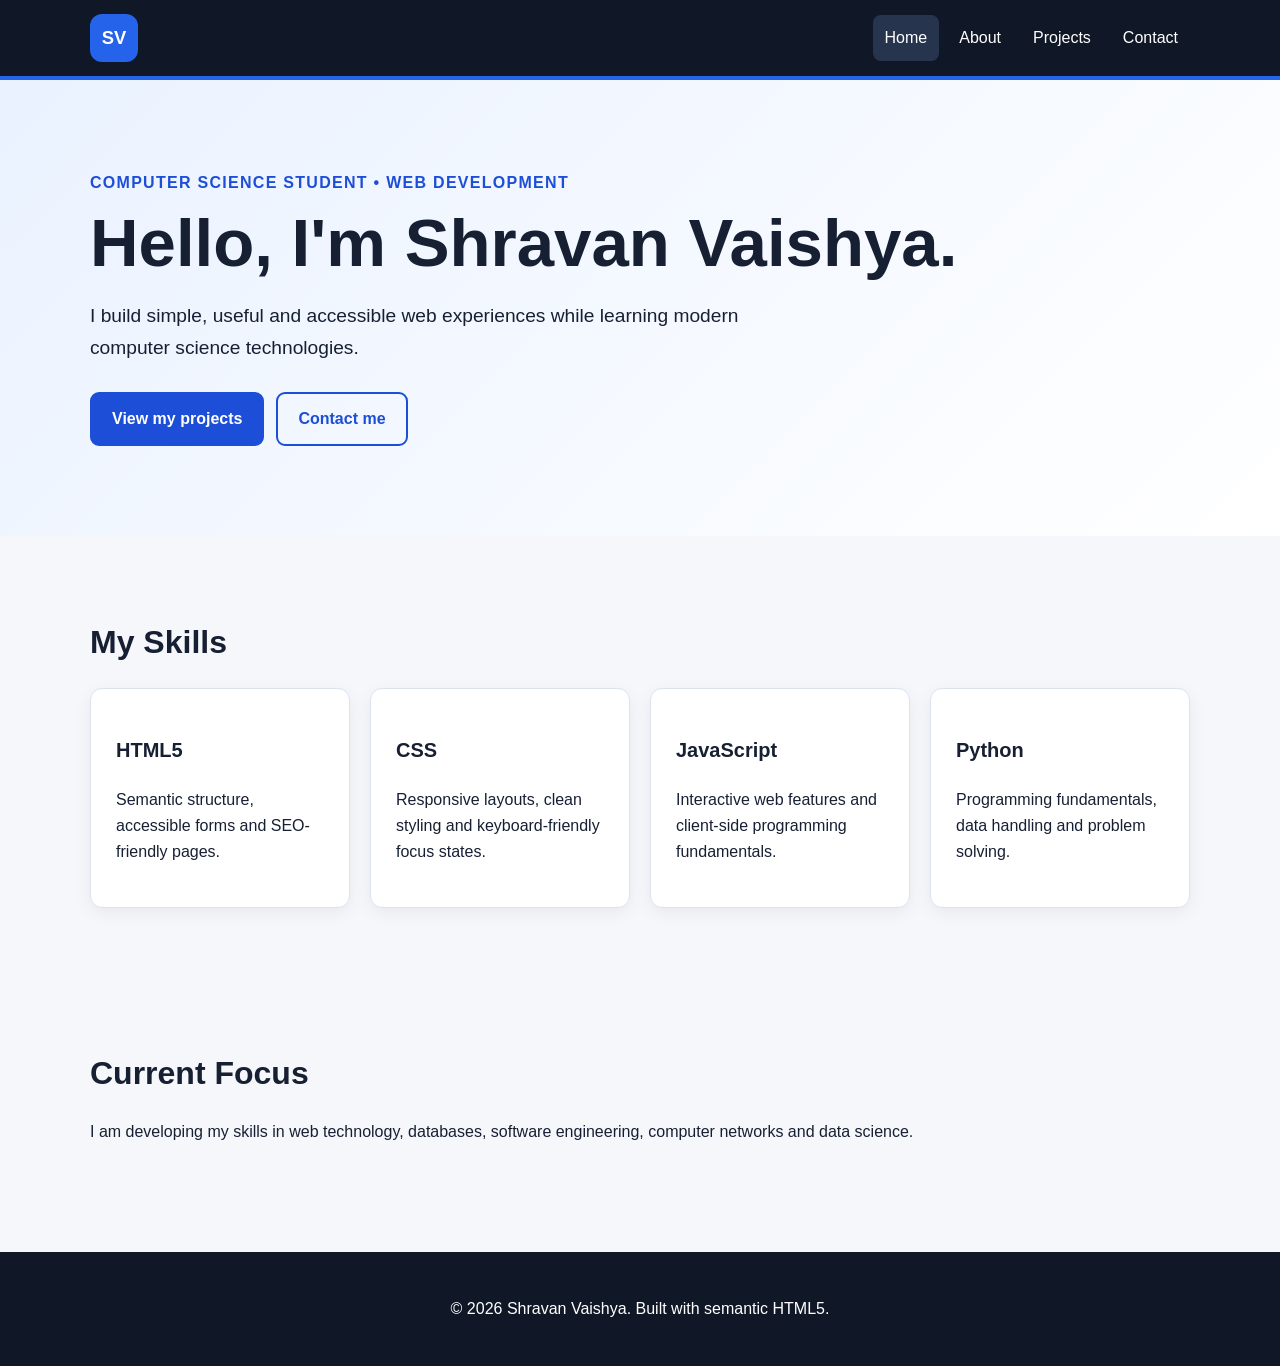
<file: index.html>
<!DOCTYPE html>
<html lang="en">
<head>
  <meta charset="UTF-8">
  <meta name="viewport" content="width=device-width, initial-scale=1.0">
  <title>Shravan Vaishya | Personal Portfolio</title>
  <meta name="description" content="Accessible personal portfolio of Shravan Vaishya, a Computer Science student and web development enthusiast.">
  <meta name="author" content="Shravan Vaishya">
  <link rel="stylesheet" href="style.css">
</head>
<body>
<header>
  <div class="container header-inner">
    <a class="brand" href="index.html" aria-label="Shravan Vaishya home">SV</a>
    <nav aria-label="Main navigation">
      <a href="index.html" aria-current="page">Home</a>
      <a href="about.html">About</a>
      <a href="projects.html">Projects</a>
      <a href="contact.html">Contact</a>
    </nav>
  </div>
</header>

<main>
  <section class="hero" aria-labelledby="hero-title">
    <div class="container">
      <p class="eyebrow">Computer Science Student • Web Development</p>
      <h1 id="hero-title">Hello, I'm Shravan Vaishya.</h1>
      <p class="lead">I build simple, useful and accessible web experiences while learning modern computer science technologies.</p>
      <div class="actions">
        <a class="button" href="projects.html">View my projects</a>
        <a class="button secondary" href="contact.html">Contact me</a>
      </div>
    </div>
  </section>

  <section class="container section" aria-labelledby="skills-title">
    <h2 id="skills-title">My Skills</h2>
    <div class="cards">
      <article class="card"><h3>HTML5</h3><p>Semantic structure, accessible forms and SEO-friendly pages.</p></article>
      <article class="card"><h3>CSS</h3><p>Responsive layouts, clean styling and keyboard-friendly focus states.</p></article>
      <article class="card"><h3>JavaScript</h3><p>Interactive web features and client-side programming fundamentals.</p></article>
      <article class="card"><h3>Python</h3><p>Programming fundamentals, data handling and problem solving.</p></article>
    </div>
  </section>

  <section class="container section" aria-labelledby="focus-title">
    <h2 id="focus-title">Current Focus</h2>
    <p>I am developing my skills in web technology, databases, software engineering, computer networks and data science.</p>
  </section>
</main>

<footer>
  <div class="container"><p>&copy; 2026 Shravan Vaishya. Built with semantic HTML5.</p></div>
</footer>
</body>
</html>
</file>
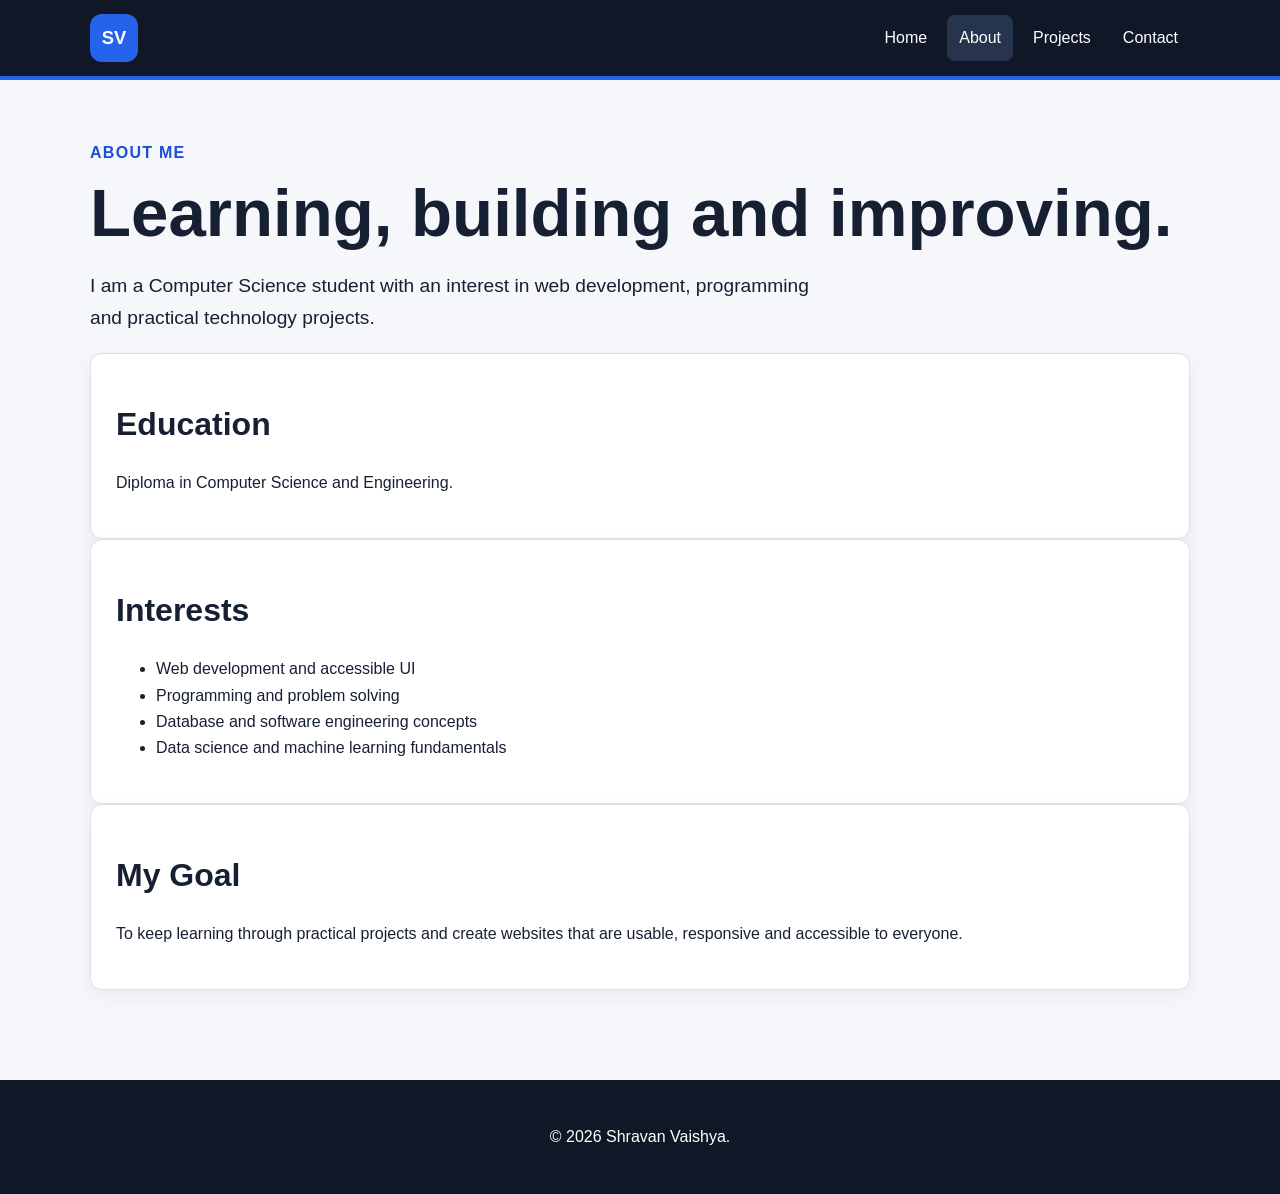
<file: about.html>
<!DOCTYPE html>
<html lang="en">
<head>
  <meta charset="UTF-8">
  <meta name="viewport" content="width=device-width, initial-scale=1.0">
  <title>About | Shravan Vaishya</title>
  <meta name="description" content="About Shravan Vaishya, a Computer Science student interested in technology and web development.">
  <link rel="stylesheet" href="style.css">
</head>
<body>
<header>
  <div class="container header-inner">
    <a class="brand" href="index.html" aria-label="Shravan Vaishya home">SV</a>
    <nav aria-label="Main navigation">
      <a href="index.html">Home</a><a href="about.html" aria-current="page">About</a><a href="projects.html">Projects</a><a href="contact.html">Contact</a>
    </nav>
  </div>
</header>

<main>
  <section class="container section" aria-labelledby="about-title">
    <p class="eyebrow">About Me</p>
    <h1 id="about-title">Learning, building and improving.</h1>
    <p class="lead">I am a Computer Science student with an interest in web development, programming and practical technology projects.</p>

    <article class="card">
      <h2>Education</h2>
      <p>Diploma in Computer Science and Engineering.</p>
    </article>

    <article class="card">
      <h2>Interests</h2>
      <ul>
        <li>Web development and accessible UI</li>
        <li>Programming and problem solving</li>
        <li>Database and software engineering concepts</li>
        <li>Data science and machine learning fundamentals</li>
      </ul>
    </article>

    <article class="card">
      <h2>My Goal</h2>
      <p>To keep learning through practical projects and create websites that are usable, responsive and accessible to everyone.</p>
    </article>
  </section>
</main>

<footer><div class="container"><p>&copy; 2026 Shravan Vaishya.</p></div></footer>
</body>
</html>
</file>
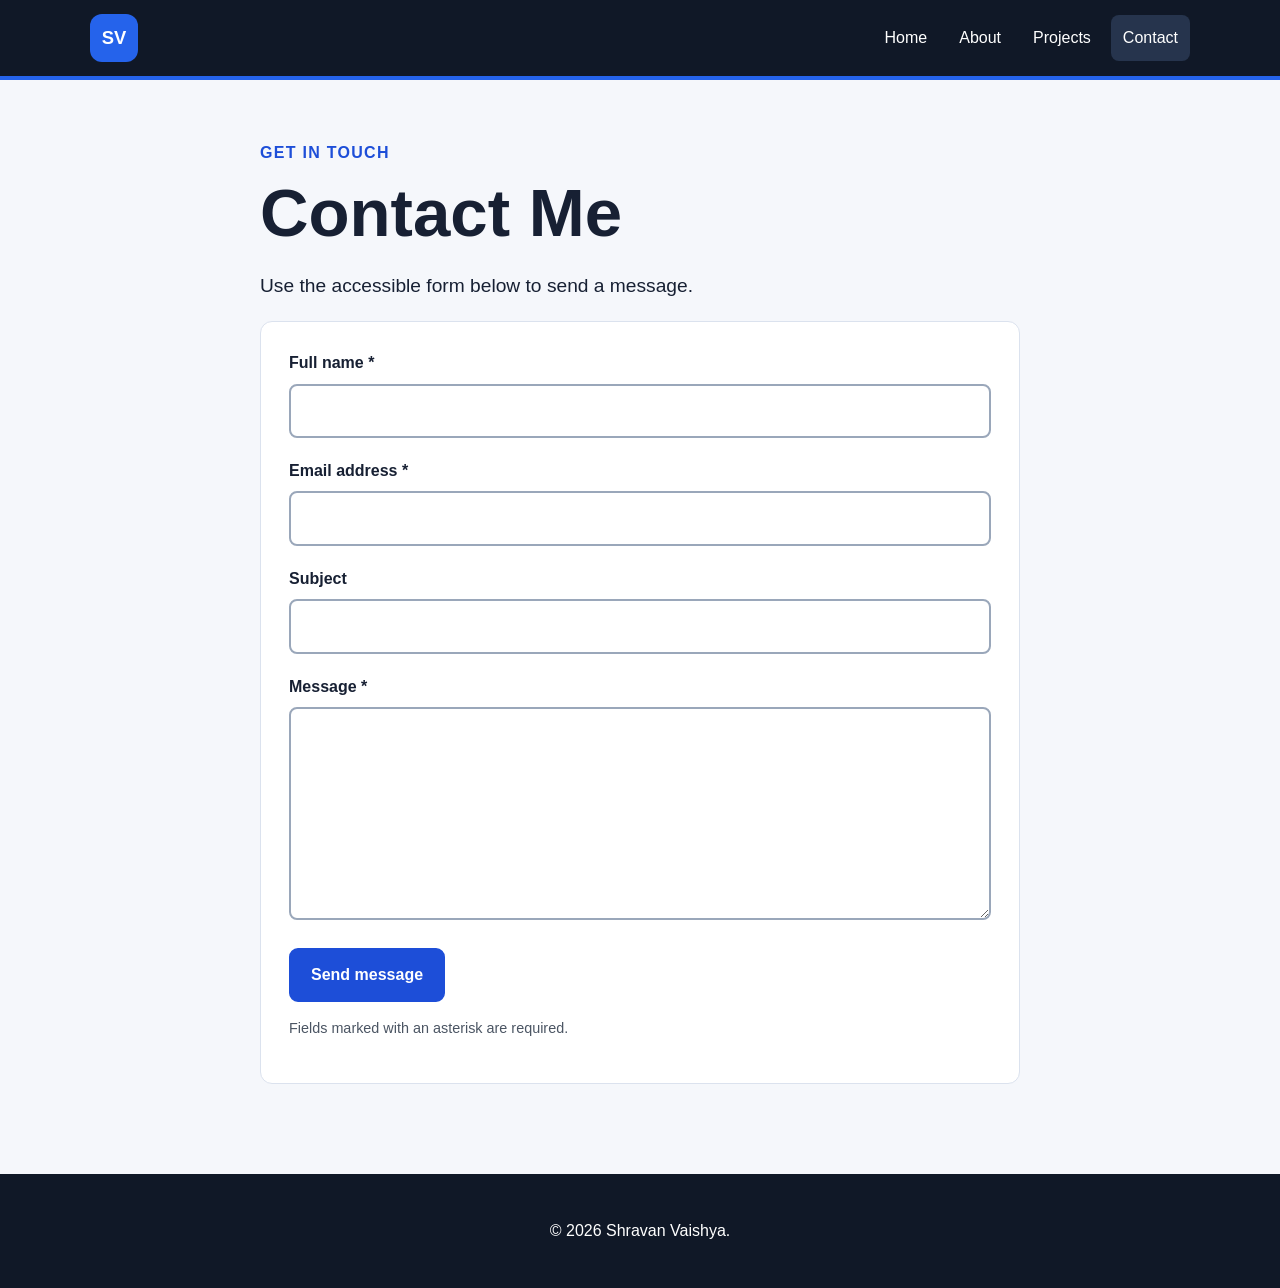
<file: contact.html>
<!DOCTYPE html>
<html lang="en">
<head>
  <meta charset="UTF-8">
  <meta name="viewport" content="width=device-width, initial-scale=1.0">
  <title>Contact | Shravan Vaishya</title>
  <meta name="description" content="Contact form for reaching Shravan Vaishya.">
  <link rel="stylesheet" href="style.css">
</head>
<body>
<header>
  <div class="container header-inner">
    <a class="brand" href="index.html" aria-label="Shravan Vaishya home">SV</a>
    <nav aria-label="Main navigation">
      <a href="index.html">Home</a><a href="about.html">About</a><a href="projects.html">Projects</a><a href="contact.html" aria-current="page">Contact</a>
    </nav>
  </div>
</header>

<main>
  <section class="container section narrow" aria-labelledby="contact-title">
    <p class="eyebrow">Get in touch</p>
    <h1 id="contact-title">Contact Me</h1>
    <p class="lead">Use the accessible form below to send a message.</p>

    <form class="contact-form" action="#" method="post">
      <div class="form-group">
        <label for="name">Full name <span aria-hidden="true">*</span></label>
        <input type="text" id="name" name="name" autocomplete="name" required aria-required="true">
      </div>

      <div class="form-group">
        <label for="email">Email address <span aria-hidden="true">*</span></label>
        <input type="email" id="email" name="email" autocomplete="email" required aria-required="true">
      </div>

      <div class="form-group">
        <label for="subject">Subject</label>
        <input type="text" id="subject" name="subject">
      </div>

      <div class="form-group">
        <label for="message">Message <span aria-hidden="true">*</span></label>
        <textarea id="message" name="message" rows="7" required aria-required="true"></textarea>
      </div>

      <button type="submit">Send message</button>
      <p class="help" id="form-help">Fields marked with an asterisk are required.</p>
    </form>
  </section>
</main>

<footer><div class="container"><p>&copy; 2026 Shravan Vaishya.</p></div></footer>
</body>
</html>
</file>
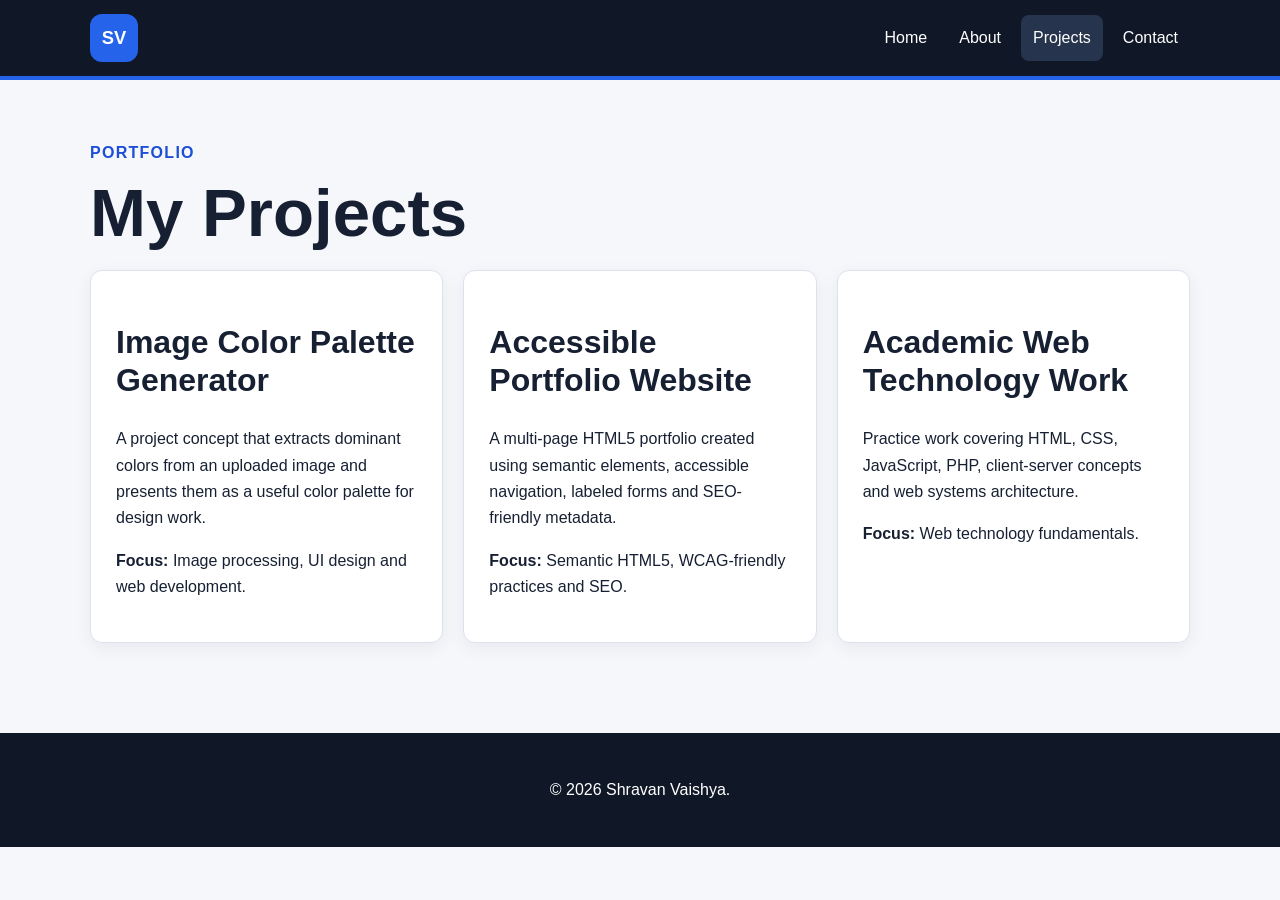
<file: projects.html>
<!DOCTYPE html>
<html lang="en">
<head>
  <meta charset="UTF-8">
  <meta name="viewport" content="width=device-width, initial-scale=1.0">
  <title>Projects | Shravan Vaishya</title>
  <meta name="description" content="Selected academic and web development projects by Shravan Vaishya.">
  <link rel="stylesheet" href="style.css">
</head>
<body>
<header>
  <div class="container header-inner">
    <a class="brand" href="index.html" aria-label="Shravan Vaishya home">SV</a>
    <nav aria-label="Main navigation">
      <a href="index.html">Home</a><a href="about.html">About</a><a href="projects.html" aria-current="page">Projects</a><a href="contact.html">Contact</a>
    </nav>
  </div>
</header>

<main>
  <section class="container section" aria-labelledby="projects-title">
    <p class="eyebrow">Portfolio</p>
    <h1 id="projects-title">My Projects</h1>

    <div class="cards">
      <article class="card">
        <h2>Image Color Palette Generator</h2>
        <p>A project concept that extracts dominant colors from an uploaded image and presents them as a useful color palette for design work.</p>
        <p><strong>Focus:</strong> Image processing, UI design and web development.</p>
      </article>

      <article class="card">
        <h2>Accessible Portfolio Website</h2>
        <p>A multi-page HTML5 portfolio created using semantic elements, accessible navigation, labeled forms and SEO-friendly metadata.</p>
        <p><strong>Focus:</strong> Semantic HTML5, WCAG-friendly practices and SEO.</p>
      </article>

      <article class="card">
        <h2>Academic Web Technology Work</h2>
        <p>Practice work covering HTML, CSS, JavaScript, PHP, client-server concepts and web systems architecture.</p>
        <p><strong>Focus:</strong> Web technology fundamentals.</p>
      </article>
    </div>
  </section>
</main>

<footer><div class="container"><p>&copy; 2026 Shravan Vaishya.</p></div></footer>
</body>
</html>
</file>
<file: style.css>
* { box-sizing: border-box; }

html { scroll-behavior: smooth; }

body {
  margin: 0;
  font-family: Arial, Helvetica, sans-serif;
  line-height: 1.65;
  background: #f5f7fb;
  color: #172033;
}

.container { width: min(1100px, 92%); margin-inline: auto; }

header {
  background: #101827;
  color: #fff;
  border-bottom: 4px solid #2563eb;
}

.header-inner {
  min-height: 76px;
  display: flex;
  align-items: center;
  justify-content: space-between;
  gap: 20px;
}

.brand {
  display: inline-grid;
  place-items: center;
  width: 48px;
  height: 48px;
  border-radius: 12px;
  background: #2563eb;
  color: #fff;
  font-weight: 800;
  font-size: 1.15rem;
  text-decoration: none;
}

nav { display: flex; flex-wrap: wrap; gap: 8px; }

nav a {
  color: #fff;
  padding: 10px 12px;
  border-radius: 8px;
  text-decoration: none;
}

nav a:hover, nav a[aria-current="page"] { background: #26344d; }

.hero {
  padding: 90px 0;
  background: linear-gradient(135deg, #eaf2ff, #ffffff);
}

.eyebrow {
  margin: 0 0 10px;
  color: #1d4ed8;
  font-weight: 800;
  text-transform: uppercase;
  letter-spacing: .08em;
}

h1 { font-size: clamp(2.2rem, 6vw, 4.2rem); line-height: 1.1; margin: 0 0 20px; }
h2 { font-size: 2rem; line-height: 1.2; }
h3 { font-size: 1.25rem; }

.lead { font-size: 1.2rem; max-width: 720px; }

.actions { display: flex; flex-wrap: wrap; gap: 12px; margin-top: 28px; }

.button, button {
  display: inline-block;
  border: 2px solid #1d4ed8;
  border-radius: 9px;
  background: #1d4ed8;
  color: #fff;
  padding: 12px 20px;
  font: inherit;
  font-weight: 700;
  text-decoration: none;
  cursor: pointer;
}

.button.secondary { background: transparent; color: #1d4ed8; }

.section { padding: 60px 0; }

.cards {
  display: grid;
  grid-template-columns: repeat(auto-fit, minmax(230px, 1fr));
  gap: 20px;
}

.card {
  background: #fff;
  padding: 25px;
  border: 1px solid #dbe2ee;
  border-radius: 12px;
  box-shadow: 0 5px 18px rgba(16, 24, 39, .06);
}

.narrow { max-width: 760px; }

.contact-form {
  background: #fff;
  padding: 28px;
  border: 1px solid #dbe2ee;
  border-radius: 12px;
}

.form-group { margin-bottom: 20px; }

label {
  display: block;
  margin-bottom: 7px;
  font-weight: 700;
}

input, textarea {
  width: 100%;
  padding: 12px;
  border: 2px solid #9aa7ba;
  border-radius: 8px;
  background: #fff;
  color: #172033;
  font: inherit;
}

textarea { resize: vertical; }

.help { font-size: .9rem; color: #4b5563; }

a:focus-visible, button:focus-visible, input:focus-visible, textarea:focus-visible {
  outline: 4px solid #f59e0b;
  outline-offset: 3px;
}

footer {
  margin-top: 30px;
  padding: 28px 0;
  background: #101827;
  color: #fff;
  text-align: center;
}

@media (max-width: 650px) {
  .header-inner { flex-direction: column; padding: 15px 0; }
  nav { justify-content: center; }
  .hero { padding: 60px 0; }
}
</file>
